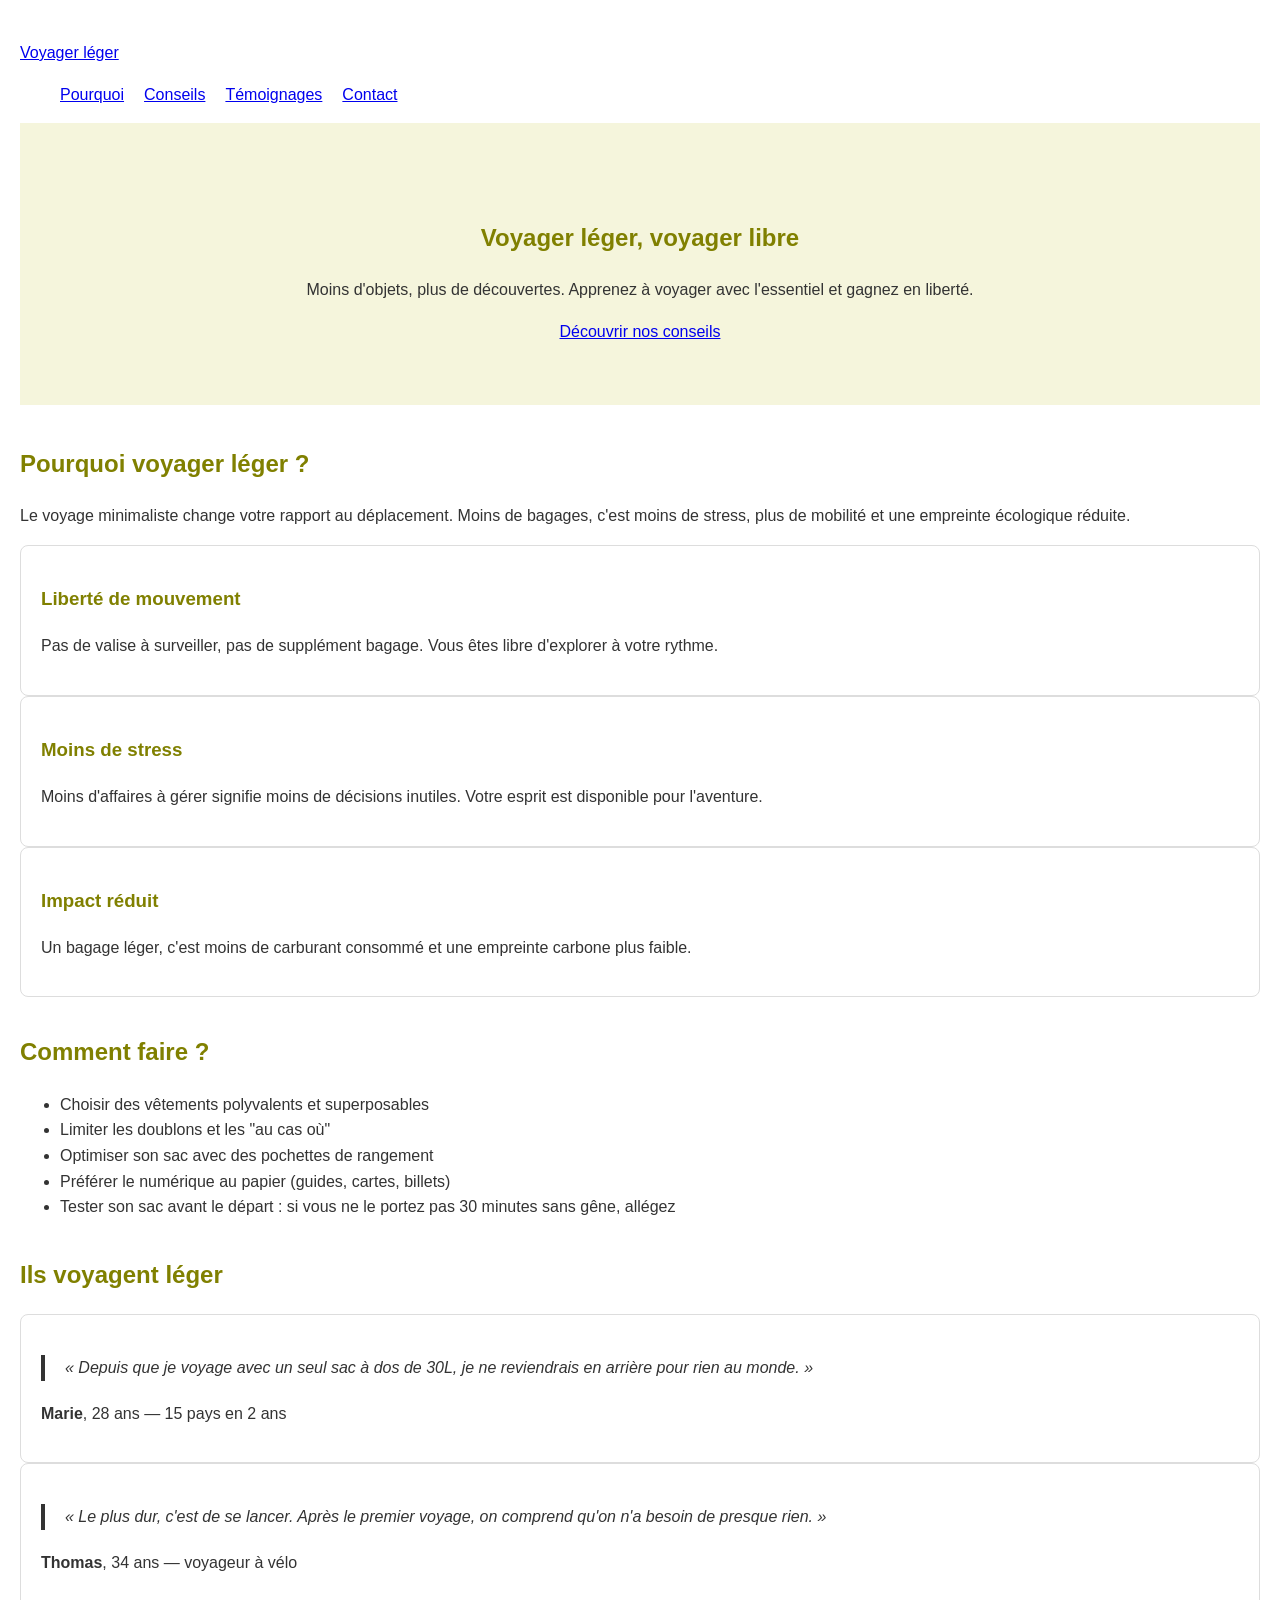
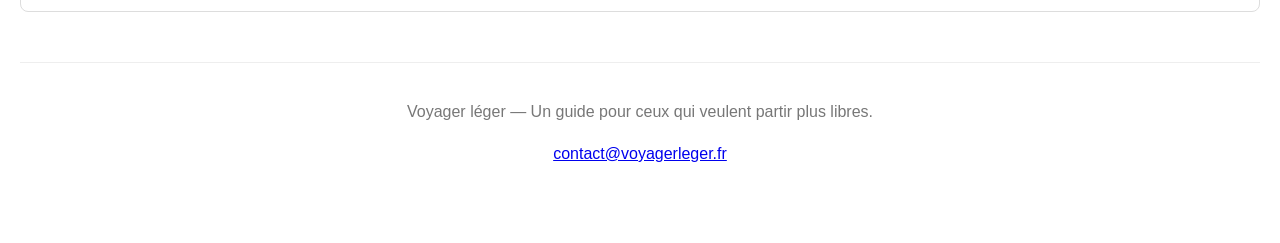
<file: TD2/INDEX.html>
<!DOCTYPE html>
<html lang="fr">
<head>
  <meta charset="UTF-8">
  <meta name="viewport" content="width=device-width, initial-scale=1.0">
  <title>Voyager léger — Guide du voyage minimaliste</title>
  <link rel="stylesheet" href="style.css">
</head>
<body>

  <header>
    <nav>
      <a href="#" class="logo">Voyager léger</a>
      <ul>
        <li><a href="#pourquoi">Pourquoi</a></li>
        <li><a href="#conseils">Conseils</a></li>
        <li><a href="#temoignages">Témoignages</a></li>
        <li><a href="#contact">Contact</a></li>
      </ul>
    </nav>
  </header>

  <main>

    <section class="hero">
      <h1>Voyager léger, voyager libre</h1>
      <p>Moins d'objets, plus de découvertes. Apprenez à voyager avec l'essentiel et gagnez en liberté.</p>
      <a href="#conseils">Découvrir nos conseils</a>
    </section>

    <section id="pourquoi">
      <h2>Pourquoi voyager léger ?</h2>
      <p>Le voyage minimaliste change votre rapport au déplacement. Moins de bagages, c'est moins de stress, plus de mobilité et une empreinte écologique réduite.</p>

      <article>
        <h3>Liberté de mouvement</h3>
        <p>Pas de valise à surveiller, pas de supplément bagage. Vous êtes libre d'explorer à votre rythme.</p>
      </article>

      <article>
        <h3>Moins de stress</h3>
        <p>Moins d'affaires à gérer signifie moins de décisions inutiles. Votre esprit est disponible pour l'aventure.</p>
      </article>

      <article>
        <h3>Impact réduit</h3>
        <p>Un bagage léger, c'est moins de carburant consommé et une empreinte carbone plus faible.</p>
      </article>
    </section>

    <section id="conseils">
      <h2>Comment faire ?</h2>
      <ul>
        <li>Choisir des vêtements polyvalents et superposables</li>
        <li>Limiter les doublons et les "au cas où"</li>
        <li>Optimiser son sac avec des pochettes de rangement</li>
        <li>Préférer le numérique au papier (guides, cartes, billets)</li>
        <li>Tester son sac avant le départ : si vous ne le portez pas 30 minutes sans gêne, allégez</li>
      </ul>
    </section>

    <section id="temoignages">
      <h2>Ils voyagent léger</h2>

      <article>
        <blockquote>
          <p>« Depuis que je voyage avec un seul sac à dos de 30L, je ne reviendrais en arrière pour rien au monde. »</p>
        </blockquote>
        <p><strong>Marie</strong>, 28 ans — 15 pays en 2 ans</p>
      </article>

      <article>
        <blockquote>
          <p>« Le plus dur, c'est de se lancer. Après le premier voyage, on comprend qu'on n'a besoin de presque rien. »</p>
        </blockquote>
        <p><strong>Thomas</strong>, 34 ans — voyageur à vélo</p>
      </article>
    </section>

  </main>

  <footer id="contact">
    <p>Voyager léger — Un guide pour ceux qui veulent partir plus libres.</p>
    <p><a href="mailto:contact@voyagerleger.fr">contact@voyagerleger.fr</a></p>
  </footer>

</body>
</html>
</file>
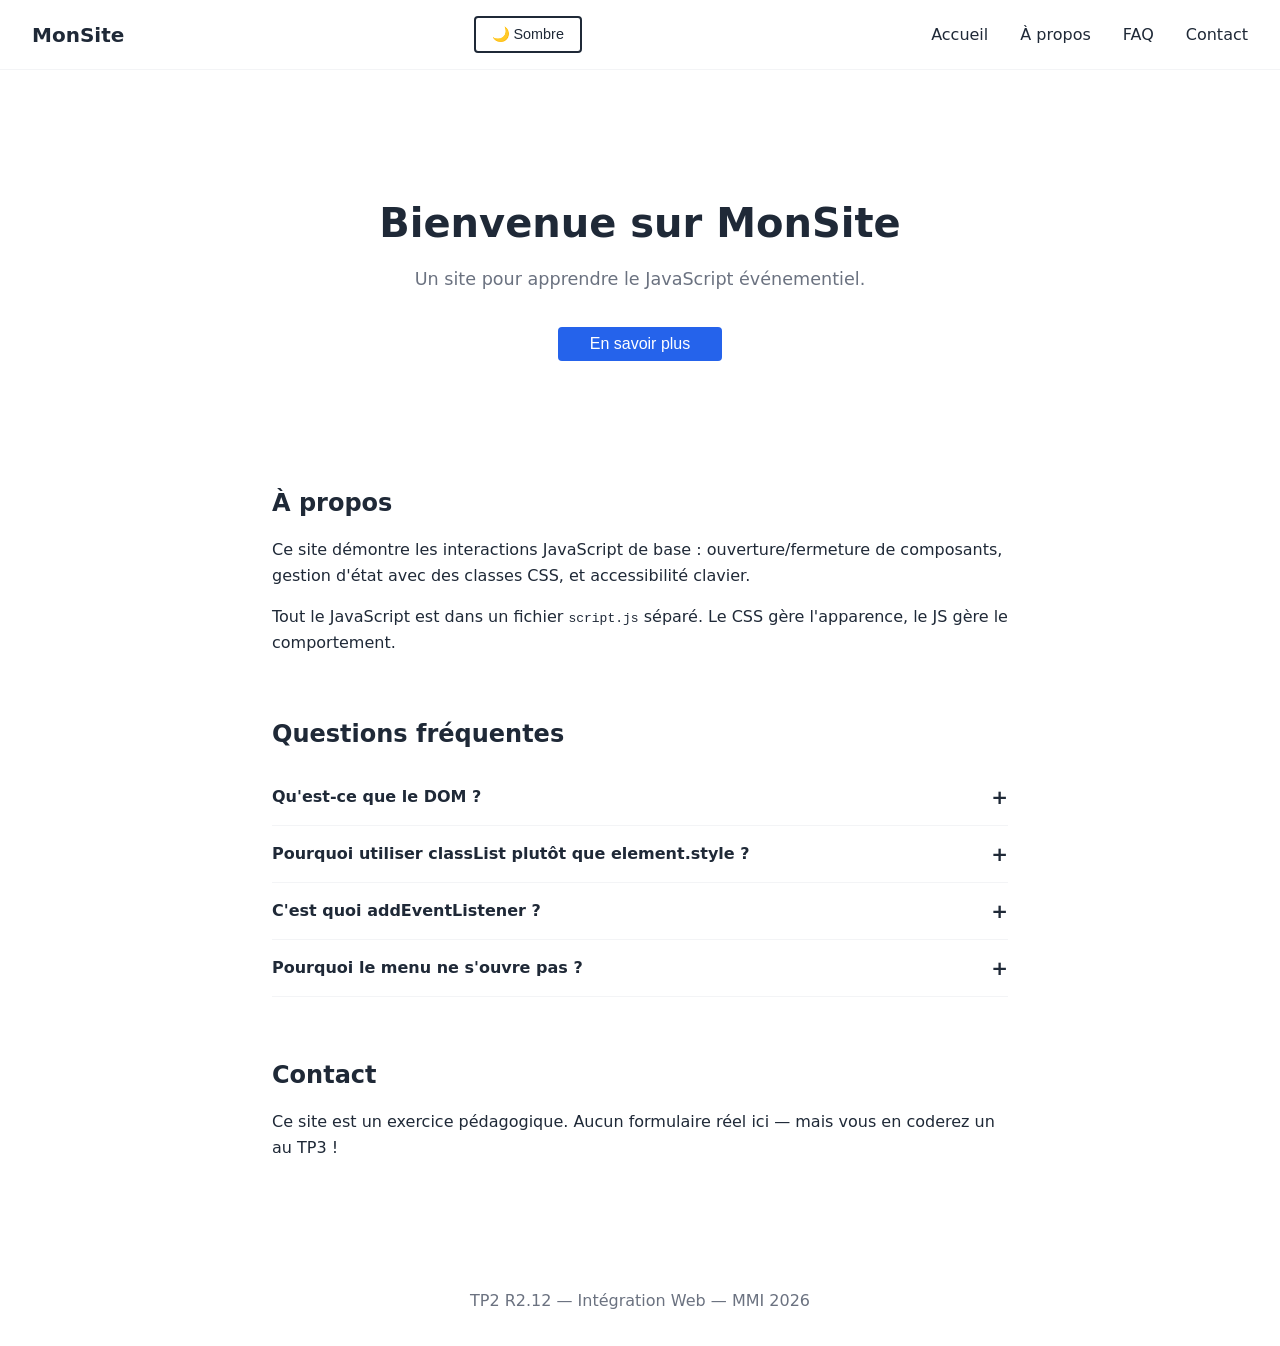
<file: TP2/index.html>
<!DOCTYPE html>
<html lang="fr">
<head>
  <meta charset="UTF-8">
  <meta name="viewport" content="width=device-width, initial-scale=1.0">
  <title>TP2 — JavaScript événementiel</title>
  <style>
    /* ================================
       VARIABLES
       ================================ */
    :root {
      --color-primary: #2563eb;
      --color-text: #1f2937;
      --color-text-light: #6b7280;
      --color-bg: #ffffff;
      --color-bg-alt: #f3f4f6;
      --color-overlay: rgba(0, 0, 0, 0.5);
      --font-base: system-ui, -apple-system, sans-serif;
      --space-sm: 0.5rem;
      --space-md: 1rem;
      --space-lg: 2rem;
      --space-xl: 4rem;
    }

    /* ================================
       THÈME SOMBRE (bonus)
       ================================ */
    .dark {
      --color-primary: #60a5fa;
      --color-text: #e5e7eb;
      --color-text-light: #9ca3af;
      --color-bg: #111827;
      --color-bg-alt: #1f2937;
      --color-overlay: rgba(0, 0, 0, 0.7);
    }

    /* ================================
       BASE
       ================================ */
    *, *::before, *::after {
      box-sizing: border-box;
    }

    body {
      font-family: var(--font-base);
      line-height: 1.6;
      color: var(--color-text);
      background-color: var(--color-bg);
      margin: 0;
      transition: background-color 0.3s, color 0.3s;
    }

    h1, h2, h3 { line-height: 1.2; }

    a {
      color: var(--color-primary);
      text-decoration: none;
    }

    a:hover { text-decoration: underline; }

    /* ================================
       HEADER + NAVIGATION
       ================================ */
    header {
      display: flex;
      justify-content: space-between;
      align-items: center;
      padding: var(--space-md) var(--space-lg);
      border-bottom: 1px solid var(--color-bg-alt);
    }

    .logo {
      font-weight: bold;
      font-size: 1.25rem;
      color: var(--color-text);
      text-decoration: none;
    }

    .header-right {
      display: flex;
      align-items: center;
      gap: var(--space-md);
    }

    /* Bouton menu burger */
    .menu-btn {
      display: none;
      background: none;
      border: 2px solid var(--color-text);
      border-radius: 0.25rem;
      color: var(--color-text);
      font-size: 1.25rem;
      padding: var(--space-sm);
      cursor: pointer;
      line-height: 1;
    }

    /* Bouton thème */
    #theme-toggle {
      background: none;
      border: 2px solid var(--color-text);
      border-radius: 0.25rem;
      color: var(--color-text);
      padding: var(--space-sm) var(--space-md);
      cursor: pointer;
      font-size: 0.9rem;
    }

    /* Navigation */
    .menu ul {
      display: flex;
      gap: var(--space-lg);
      list-style: none;
      padding: 0;
      margin: 0;
    }

    .menu a {
      color: var(--color-text);
      font-weight: 500;
    }

    /* Mobile : menu caché par défaut */
    @media (max-width: 640px) {
      .menu-btn {
        display: block;
      }

      .menu {
        display: none;
        position: absolute;
        top: 100%;
        left: 0;
        right: 0;
        background: var(--color-bg);
        border-bottom: 1px solid var(--color-bg-alt);
        padding: var(--space-md) var(--space-lg);
        z-index: 10;
      }

      .menu.is-open {
        display: block;
      }

      .menu ul {
        flex-direction: column;
        gap: var(--space-md);
      }

      header {
        position: relative;
      }
    }

    /* ================================
       MAIN
       ================================ */
    main {
      max-width: 800px;
      margin: 0 auto;
      padding: var(--space-lg);
    }

    section {
      margin-bottom: var(--space-xl);
    }

    /* ================================
       HERO
       ================================ */
    .hero {
      text-align: center;
      padding: var(--space-xl) 0;
    }

    .hero h1 {
      font-size: 2.5rem;
      margin-bottom: var(--space-sm);
    }

    .hero p {
      color: var(--color-text-light);
      font-size: 1.1rem;
    }

    /* ================================
       BOUTON MODALE
       ================================ */
    .modal-open {
      background-color: var(--color-primary);
      color: white;
      border: none;
      padding: var(--space-sm) var(--space-lg);
      border-radius: 0.25rem;
      font-size: 1rem;
      cursor: pointer;
      margin-top: var(--space-md);
    }

    .modal-open:hover {
      opacity: 0.9;
    }

    /* ================================
       MODALE
       ================================ */
    .modal {
      display: none;
      position: fixed;
      top: 0;
      left: 0;
      width: 100%;
      height: 100%;
      background: var(--color-overlay);
      z-index: 100;
      justify-content: center;
      align-items: center;
    }

    .modal.is-visible {
      display: flex;
    }

    .modal-content {
      background: var(--color-bg);
      border-radius: 0.5rem;
      padding: var(--space-lg);
      max-width: 500px;
      width: 90%;
      position: relative;
    }

    .modal-content h2 {
      margin-top: 0;
    }

    .modal-close {
      position: absolute;
      top: var(--space-md);
      right: var(--space-md);
      background: none;
      border: none;
      font-size: 1.5rem;
      cursor: pointer;
      color: var(--color-text);
      line-height: 1;
    }

    /* ================================
       ACCORDÉON FAQ
       ================================ */
    .faq-item {
      border-bottom: 1px solid var(--color-bg-alt);
    }

    .faq-question {
      width: 100%;
      background: none;
      border: none;
      text-align: left;
      padding: var(--space-md) 0;
      font-size: 1rem;
      font-weight: 600;
      color: var(--color-text);
      cursor: pointer;
      display: flex;
      justify-content: space-between;
      align-items: center;
      font-family: var(--font-base);
    }

    .faq-question::after {
      content: '+';
      font-size: 1.25rem;
      transition: transform 0.2s;
    }

    .faq-answer {
      display: none;
      padding: 0 0 var(--space-md) 0;
      color: var(--color-text-light);
    }

    .faq-answer.is-visible {
      display: block;
    }

    /* ================================
       FOCUS VISIBLE
       ================================ */
    :focus-visible {
      outline: 2px solid var(--color-primary);
      outline-offset: 2px;
    }
  </style>
</head>
<body>

  <!-- ================================
       HEADER + NAVIGATION
       ================================ -->
  <header>
    <a href="#" class="logo">MonSite</a>
    <div class="header-right">
      <button id="theme-toggle">🌙 Sombre</button>
     <button class="menu-btn" aria-expanded="false">Menu</button>
    </div>
    <nav class="menu">
      <ul>
        <li><a href="#accueil">Accueil</a></li>
        <li><a href="#apropos">À propos</a></li>
        <li><a href="#faq">FAQ</a></li>
        <li><a href="#contact">Contact</a></li>
      </ul>
    </nav>
  </header>

  <main>

    <!-- ================================
         HERO + BOUTON MODALE
         ================================ -->
    <section id="accueil" class="hero">
      <h1>Bienvenue sur MonSite</h1>
      <p>Un site pour apprendre le JavaScript événementiel.</p>
      <button class="modal-open">En savoir plus</button>
    </section>

    <!-- ================================
         MODALE
         ================================ -->
    <div class="modal" aria-hidden="true">
      <div class="modal-content">
        <button class="modal-close">✕</button>
        <h2>À propos de ce site</h2>
        <p>Ce site est un exercice du TP2 R2.12. Il sert de support pour apprendre à manipuler le DOM avec JavaScript.</p>
        <p>Vous allez coder le menu burger, cette modale, et l'accordéon FAQ en JavaScript pur.</p>
      </div>
    </div>

    <!-- ================================
         SECTION À PROPOS
         ================================ -->
    <section id="apropos">
      <h2>À propos</h2>
      <p>Ce site démontre les interactions JavaScript de base : ouverture/fermeture de composants, gestion d'état avec des classes CSS, et accessibilité clavier.</p>
      <p>Tout le JavaScript est dans un fichier <code>script.js</code> séparé. Le CSS gère l'apparence, le JS gère le comportement.</p>
    </section>

    <!-- ================================
         ACCORDÉON FAQ
         ================================ -->
    <section id="faq">
      <h2>Questions fréquentes</h2>

      <div class="faq-item">
        <button class="faq-question">Qu'est-ce que le DOM ?</button>
        <div class="faq-answer">
          <p>Le DOM (Document Object Model) est la représentation de la page Web en mémoire. JavaScript peut le lire et le modifier pour créer des interactions.</p>
        </div>
      </div>

      <div class="faq-item">
        <button class="faq-question">Pourquoi utiliser classList plutôt que element.style ?</button>
        <div class="faq-answer">
          <p>Parce que le JavaScript gère le comportement et le CSS gère l'apparence. En utilisant classList, on garde chaque responsabilité à sa place.</p>
        </div>
      </div>

      <div class="faq-item">
        <button class="faq-question">C'est quoi addEventListener ?</button>
        <div class="faq-answer">
          <p>C'est la méthode qui permet de dire au navigateur : "quand tel événement arrive sur cet élément, exécute ce code". C'est le cœur du JavaScript événementiel.</p>
        </div>
      </div>

      <div class="faq-item">
        <button class="faq-question">Pourquoi le menu ne s'ouvre pas ?</button>
        <div class="faq-answer">
          <p>Probablement parce que le fichier script.js n'est pas encore lié, ou parce que le JavaScript n'est pas encore écrit. C'est votre mission !</p>
        </div>
      </div>
    </section>

    <!-- ================================
         CONTACT
         ================================ -->
    <section id="contact">
      <h2>Contact</h2>
      <p>Ce site est un exercice pédagogique. Aucun formulaire réel ici — mais vous en coderez un au TP3 !</p>
    </section>

  </main>

  <footer>
    <p style="text-align: center; padding: 1rem; color: var(--color-text-light);">TP2 R2.12 — Intégration Web — MMI 2026</p>
  </footer>

  <!-- ================================
       JAVASCRIPT : à vous de jouer !
       Créez un fichier script.js et liez-le ici.
       ================================ -->
  <!-- <script src="script.js"></script> -->
 <script src="script.js"></script>
</body>
</html>
</file>
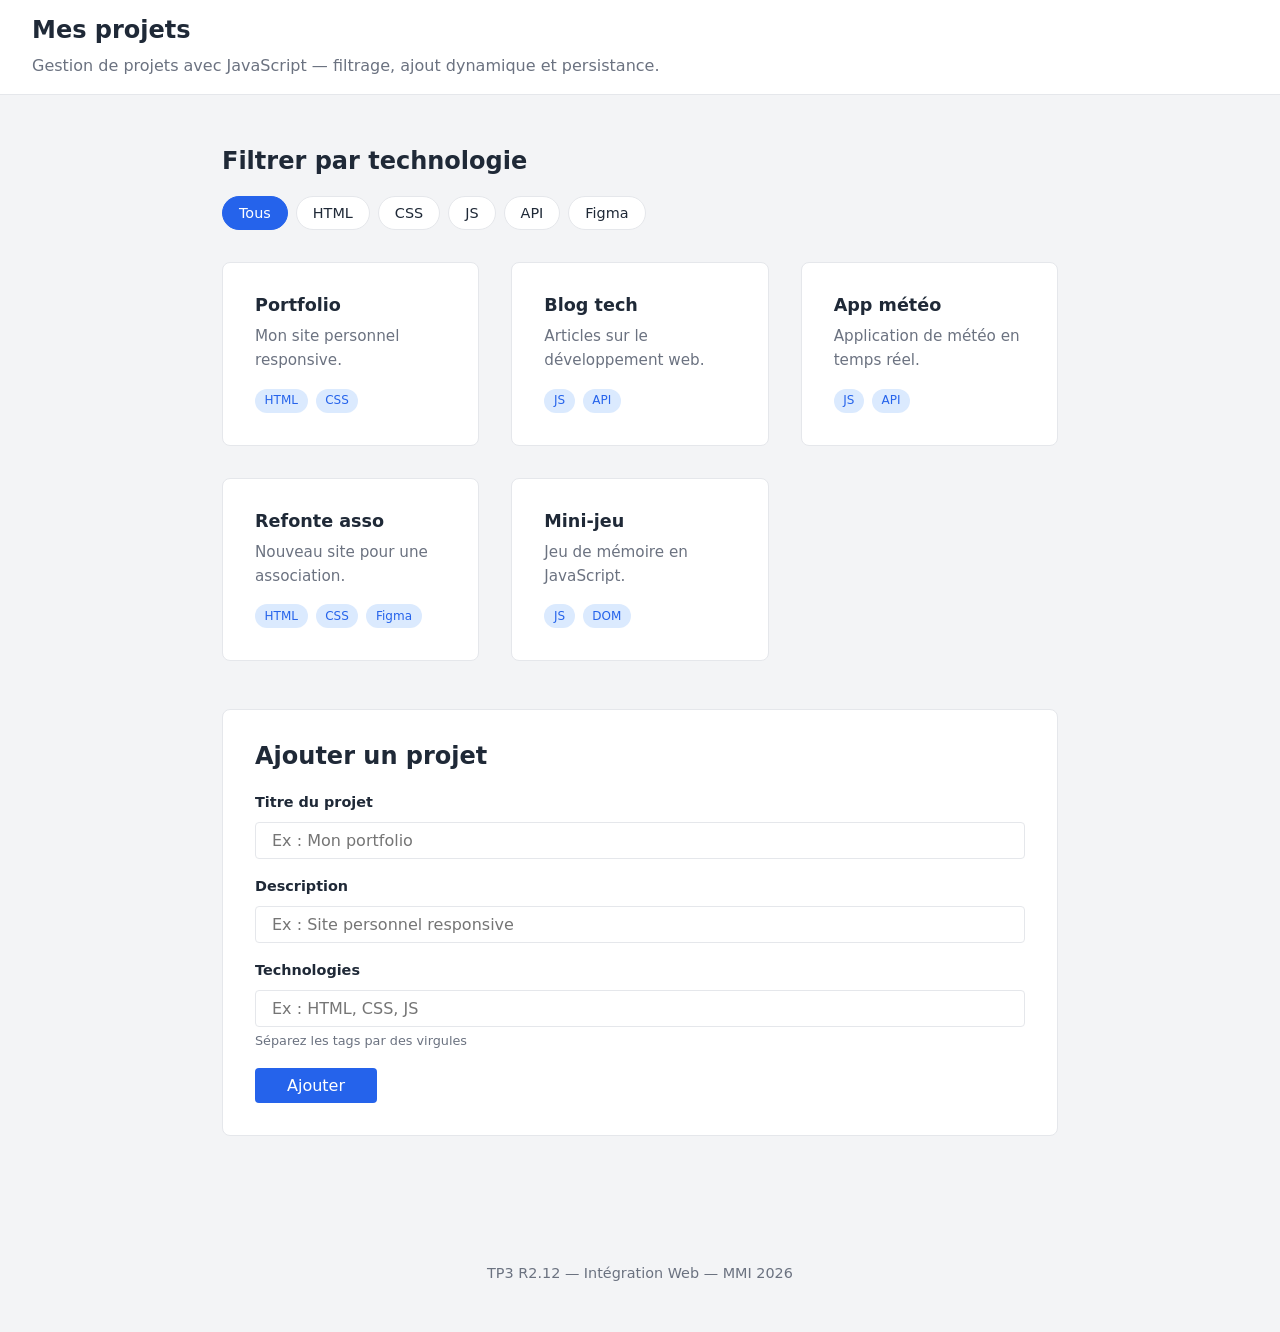
<file: tp3/index.html>
<!DOCTYPE html>
<html lang="fr">
<head>
  <meta charset="UTF-8">
  <meta name="viewport" content="width=device-width, initial-scale=1.0">
  <title>TP3 — JavaScript + données</title>
  <style>
    /* ================================
       VARIABLES
       ================================ */
    :root {
      --color-primary: #2563eb;
      --color-primary-light: #dbeafe;
      --color-text: #1f2937;
      --color-text-light: #6b7280;
      --color-bg: #ffffff;
      --color-bg-alt: #f3f4f6;
      --color-border: #e5e7eb;
      --color-error: #dc2626;
      --color-success: #059669;
      --font-base: system-ui, -apple-system, sans-serif;
      --space-sm: 0.5rem;
      --space-md: 1rem;
      --space-lg: 2rem;
      --space-xl: 3rem;
      --radius: 0.5rem;
    }

    /* ================================
       BASE
       ================================ */
    *, *::before, *::after {
      box-sizing: border-box;
    }

    body {
      font-family: var(--font-base);
      line-height: 1.6;
      color: var(--color-text);
      background-color: var(--color-bg-alt);
      margin: 0;
    }

    h1, h2, h3 { line-height: 1.2; }

    /* ================================
       LAYOUT
       ================================ */
    header {
      background: var(--color-bg);
      border-bottom: 1px solid var(--color-border);
      padding: var(--space-md) var(--space-lg);
    }

    header h1 {
      margin: 0;
      font-size: 1.5rem;
    }

    header p {
      margin: var(--space-sm) 0 0;
      color: var(--color-text-light);
    }

    main {
      max-width: 900px;
      margin: 0 auto;
      padding: var(--space-lg);
    }

    section {
      margin-bottom: var(--space-xl);
    }

    /* ================================
       FILTRES
       ================================ */
    .filtres {
      display: flex;
      flex-wrap: wrap;
      gap: var(--space-sm);
      margin-bottom: var(--space-lg);
    }

    .filtre {
      background: var(--color-bg);
      border: 1px solid var(--color-border);
      border-radius: 2rem;
      padding: var(--space-sm) var(--space-md);
      font-size: 0.9rem;
      cursor: pointer;
      color: var(--color-text);
      font-family: var(--font-base);
      transition: background-color 0.2s, border-color 0.2s;
    }

    .filtre:hover {
      border-color: var(--color-primary);
    }

    .filtre.active {
      background-color: var(--color-primary);
      color: white;
      border-color: var(--color-primary);
    }

    /* ================================
       GRILLE DE PROJETS
       ================================ */
    #projets-liste {
      display: grid;
      grid-template-columns: repeat(auto-fit, minmax(250px, 1fr));
      gap: var(--space-lg);
      min-height: 100px;
    }

    /* Style des cartes (générées en JS) */
    .carte {
      background: var(--color-bg);
      border: 1px solid var(--color-border);
      border-radius: var(--radius);
      padding: var(--space-lg);
      transition: transform 0.2s, box-shadow 0.2s;
    }

    .carte:hover {
      transform: translateY(-2px);
      box-shadow: 0 4px 12px rgba(0, 0, 0, 0.08);
    }

    .carte h3 {
      margin: 0 0 var(--space-sm);
      font-size: 1.1rem;
    }

    .carte p {
      margin: 0 0 var(--space-md);
      color: var(--color-text-light);
      font-size: 0.95rem;
    }

    .tags {
      display: flex;
      flex-wrap: wrap;
      gap: var(--space-sm);
    }

    .tag {
      display: inline-block;
      font-size: 0.75rem;
      background: var(--color-primary-light);
      color: var(--color-primary);
      padding: 0.15rem 0.6rem;
      border-radius: 1rem;
      font-weight: 500;
    }

    /* ================================
       MESSAGES D'ÉTAT
       ================================ */
    .loading {
      text-align: center;
      color: var(--color-text-light);
      padding: var(--space-xl);
      grid-column: 1 / -1;
    }

    .error {
      text-align: center;
      color: var(--color-error);
      padding: var(--space-xl);
      grid-column: 1 / -1;
    }

    .vide {
      text-align: center;
      color: var(--color-text-light);
      padding: var(--space-xl);
      grid-column: 1 / -1;
    }

    /* ================================
       FORMULAIRE D'AJOUT
       ================================ */
    #form-ajout {
      background: var(--color-bg);
      border: 1px solid var(--color-border);
      border-radius: var(--radius);
      padding: var(--space-lg);
    }

    #form-ajout h2 {
      margin-top: 0;
    }

    .form-group {
      margin-bottom: var(--space-md);
    }

    .form-group label {
      display: block;
      font-weight: 600;
      margin-bottom: var(--space-sm);
      font-size: 0.9rem;
    }

    .form-group input {
      width: 100%;
      padding: var(--space-sm) var(--space-md);
      border: 1px solid var(--color-border);
      border-radius: 0.25rem;
      font-size: 1rem;
      font-family: var(--font-base);
      color: var(--color-text);
      background: var(--color-bg);
    }

    .form-group input:focus {
      outline: 2px solid var(--color-primary);
      outline-offset: 1px;
      border-color: var(--color-primary);
    }

    .form-group small {
      display: block;
      margin-top: 0.25rem;
      color: var(--color-text-light);
      font-size: 0.8rem;
    }

    #form-ajout button[type="submit"] {
      background-color: var(--color-primary);
      color: white;
      border: none;
      padding: var(--space-sm) var(--space-lg);
      border-radius: 0.25rem;
      font-size: 1rem;
      cursor: pointer;
      font-family: var(--font-base);
    }

    #form-ajout button[type="submit"]:hover {
      opacity: 0.9;
    }

    /* ================================
       COMPTEUR
       ================================ */
    .compteur {
      text-align: right;
      color: var(--color-text-light);
      font-size: 0.9rem;
      margin-bottom: var(--space-sm);
    }

    /* ================================
       FOOTER
       ================================ */
    footer {
      text-align: center;
      padding: var(--space-lg);
      color: var(--color-text-light);
      font-size: 0.9rem;
    }

    /* ================================
       FOCUS VISIBLE
       ================================ */
    :focus-visible {
      outline: 2px solid var(--color-primary);
      outline-offset: 2px;
    }

    /* ================================
       RESPONSIVE
       ================================ */
    @media (max-width: 600px) {
      main {
        padding: var(--space-md);
      }

      #projets-liste {
        grid-template-columns: 1fr;
      }
    }
  </style>
</head>
<body>

  <!-- ================================
       HEADER
       ================================ -->
  <header>
    <h1>Mes projets</h1>
    <p>Gestion de projets avec JavaScript — filtrage, ajout dynamique et persistance.</p>
  </header>

  <main>

    <!-- ================================
         FILTRES
         ================================ -->
    <section>
      <h2>Filtrer par technologie</h2>
      <div class="filtres">
        <button class="filtre active" data-tag="tous">Tous</button>
        <button class="filtre" data-tag="HTML">HTML</button>
        <button class="filtre" data-tag="CSS">CSS</button>
        <button class="filtre" data-tag="JS">JS</button>
        <button class="filtre" data-tag="API">API</button>
        <button class="filtre" data-tag="Figma">Figma</button>
      </div>

      <!-- Compteur de résultats -->
      <p class="compteur" aria-live="polite"></p>

      <!-- Conteneur des cartes (généré en JS) -->
      <div id="projets-liste">
        <p class="vide">Chargement des projets...</p>
      </div>
    </section>

    <!-- ================================
         FORMULAIRE D'AJOUT
         ================================ -->
    <section>
      <form id="form-ajout">
        <h2>Ajouter un projet</h2>

        <div class="form-group">
          <label for="input-titre">Titre du projet</label>
          <input type="text" id="input-titre" placeholder="Ex : Mon portfolio" required>
        </div>

        <div class="form-group">
          <label for="input-desc">Description</label>
          <input type="text" id="input-desc" placeholder="Ex : Site personnel responsive" required>
        </div>

        <div class="form-group">
          <label for="input-tags">Technologies</label>
          <input type="text" id="input-tags" placeholder="Ex : HTML, CSS, JS">
          <small>Séparez les tags par des virgules</small>
        </div>

        <button type="submit">Ajouter</button>
      </form>
    </section>

  </main>

  <footer>
    <p>TP3 R2.12 — Intégration Web — MMI 2026</p>
  </footer>

      <script src="script.js"></script>

</body>
</html>
</file>
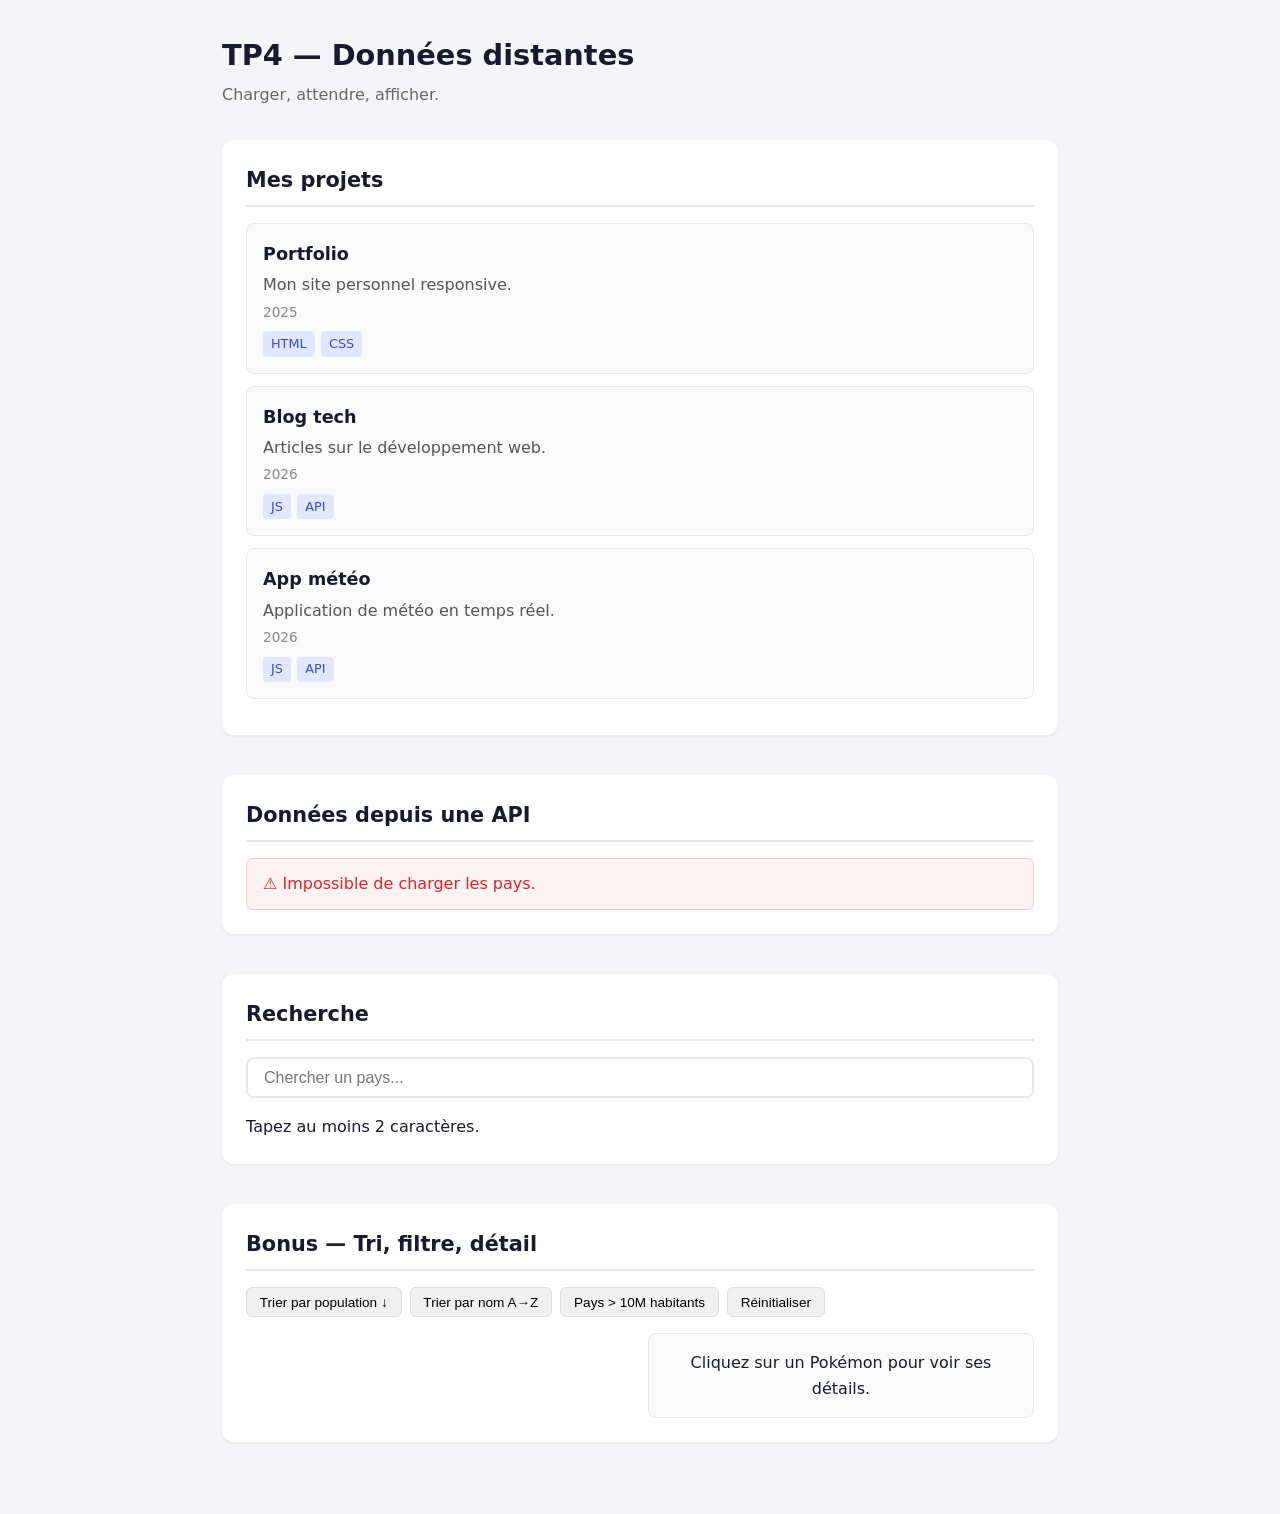
<file: TP4/index.html>
<!DOCTYPE html>
<html lang="fr">
<head>
  <meta charset="UTF-8">
  <meta name="viewport" content="width=device-width, initial-scale=1.0">
  <title>TP4 — Fetch & API</title>
  <link rel="stylesheet" href="style.css">
</head>
<body>

  <header>
    <h1>TP4 — Données distantes</h1>
    <p>Charger, attendre, afficher.</p>
  </header>

  <main>

    <!-- ============================================
         TEMPS 1 — JSON local
         Exercices 1.1 à 1.3
         ============================================ -->
    <section id="section-projets">
      <h2>Mes projets</h2>
      <div id="projets-liste" aria-live="polite">
        <p>Les projets s'afficheront ici.</p>
      </div>
    </section>

    <!-- ============================================
         TEMPS 2 — API distante
         Exercices 2.1 à 2.3
         ============================================ -->
    <section id="section-api">
      <h2>Données depuis une API</h2>
      <div id="api-liste" aria-live="polite">
        <p>Les données de l'API s'afficheront ici.</p>
      </div>
    </section>

    <!-- ============================================
         TEMPS 3 — Recherche + API
         Exercices 3.1 et 3.2
         ============================================ -->
    <section id="section-recherche">
      <h2>Recherche</h2>
      <input type="search" id="recherche" placeholder="Chercher un pays...">
      <div id="recherche-resultats" aria-live="polite">
        <p>Tapez au moins 2 caractères.</p>
      </div>
    </section>

    <!-- ============================================
         TEMPS 4 — Aller plus loin (bonus)
         Exercices 4.1 à 4.3
         ============================================ -->
    <section id="section-bonus">
      <h2>Bonus — Tri, filtre, détail</h2>

      <!-- 4.1 — Contrôles de tri/filtre -->
      <div id="controles">
        <button id="tri-pop">Trier par population ↓</button>
        <button id="tri-nom">Trier par nom A→Z</button>
        <button id="filtre-grand">Pays > 10M habitants</button>
        <button id="reinitialiser">Réinitialiser</button>
      </div>

      <!-- 4.2 — Liste + Détail Pokémon -->
      <div id="pokemon">
        <div id="liste-pokemon"></div>
        <div id="detail-pokemon">
          <p>Cliquez sur un Pokémon pour voir ses détails.</p>
        </div>
      </div>
    </section>

  </main>

  <script src="script.js"></script>
</body>
</html>
</file>
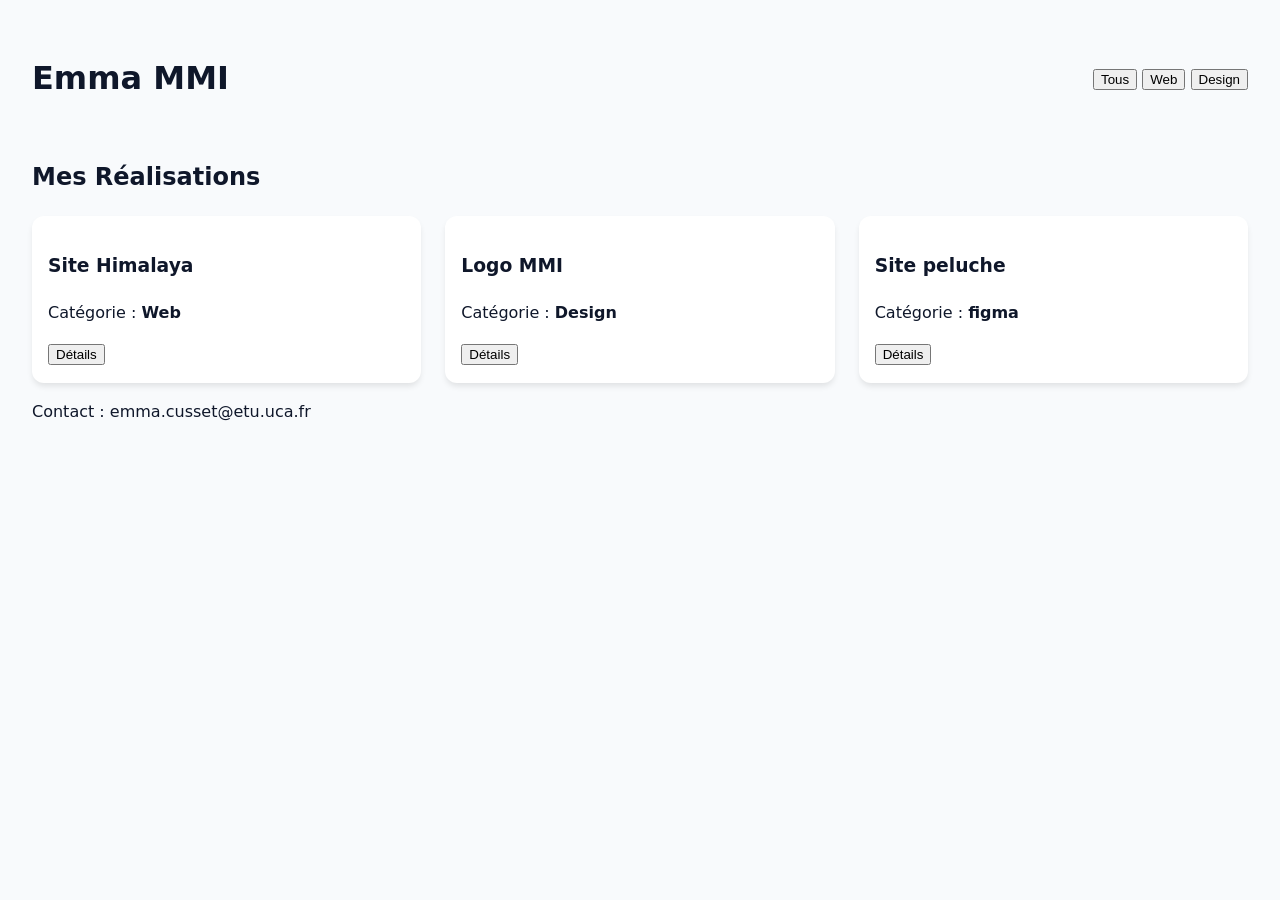
<file: tp5/index.html>
<!DOCTYPE html>
<html lang="fr">
<head>
  <meta charset="UTF-8">
  <meta name="viewport" content="width=device-width, initial-scale=1.0">
  <title>Mon Portfolio </title>
  <link rel="stylesheet" href="style.css">
</head>
<body>
  <header>
    <h1>Emma MMI</h1> <nav>
      <button class="filter-btn" data-tag="all">Tous</button>
      <button class="filter-btn" data-tag="Web">Web</button>
      <button class="filter-btn" data-tag="Design">Design</button>
    </nav>
  </header>

  <main>
    <section id="projets-section">
      <h2>Mes Réalisations</h2>
      <div class="projets-grille" id="port-grille">
        </div>
    </section>
  </main>

  <footer>
    <p>Contact : emma.cusset@etu.uca.fr</p>
  </footer>

  <div id="modal" class="modal" aria-hidden="true" role="dialog">
    <div class="modal-content">
      <button id="close-modal">×</button>
      <div id="modal-details"></div>
    </div>
  </div>

  <script src="script.js"></script>
</body>
</html>
</file>
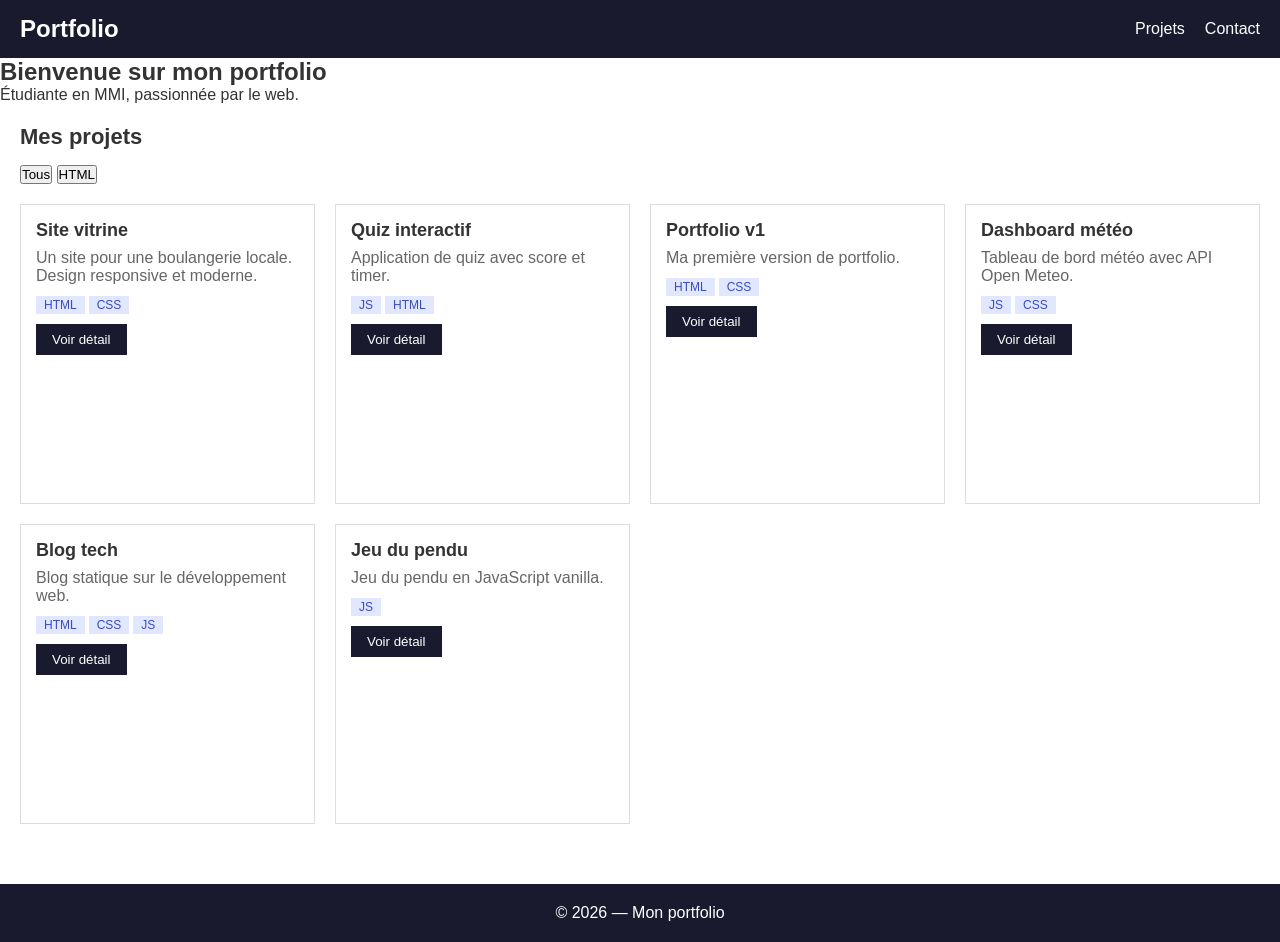
<file: tp5/Mon super site.html>
<!DOCTYPE html>
<!-- saved from url=(0087)https://moodle2025.uca.fr/pluginfile.php/709572/mod_resource/content/1/page-cassee.html -->
<html><head><meta http-equiv="Content-Type" content="text/html; charset=UTF-8">
  
  <title>Mon super site</title>
  <style>
    

    * { margin: 0; padding: 0; box-sizing: border-box; }
:root {
  --primary: #1a1a2e;
  --accent: #3b4cc0;
  --bg-light: #e8e8e8;
  --white: #ffffff;
  --radius: 8px;
  --transition: all 0.3s ease;
}
    body {
      font-family: Arial;
      color: #333;
    }

    .header {
      background: #1a1a2e;
      color: white;
      padding: 15px 20px;
      display: flex;
      justify-content: space-between;
      align-items: center;
    }

    .header .titre {
      font-size: 24px;
      font-weight: bold;
    }

    .header .nav ul {
      display: flex;
      list-style: none;
      gap: 20px;
    }

    .header .nav ul li a {
      color: white;
      text-decoration: none;
    }

    #main .content div.intro {
      padding: 40px 20px;
      text-align: center;
      background: #e8e8e8;
    }

    #main .content div.intro div.intro-titre {
      font-size: 32px;
      font-weight: bold;
      margin-bottom: 10px;
    }

    .projets-section {
      padding: 20px;
    }

    .projets-section .section-titre {
      font-size: 22px;
      font-weight: bold;
      margin-bottom: 15px;
    }

    .filtres-container {
      margin-bottom: 15px;
    }

    .filtres-container span {
      display: inline-block;
      padding: 5px 12px;
      margin-right: 8px;
      background: #ddd;
      cursor: pointer;
    }

    .filtres-container span.actif {
      background: #1a1a2e !important;
      color: white !important;
    }

    .grille-projets {
  display: grid;

  grid-template-columns: repeat(auto-fit, minmax(280px, 1fr));
  gap: 20px;
  margin-top: 20px;
}
    .grille-projets .carte-projet {
      
      height: 300px;
      border: 1px solid #ddd;
      padding: 15px;
      background: white;
    }

    .grille-projets .carte-projet .carte-titre {
      font-size: 18px;
      font-weight: bold;
      margin-bottom: 8px;
    }

    .grille-projets .carte-projet .carte-description {
      color: #666;
      margin-bottom: 10px;
    }

    .grille-projets .carte-projet .carte-tags span {
      display: inline-block;
      padding: 2px 8px;
      background: #e0e7ff;
      color: #3b4cc0;
      font-size: 12px;
      margin-right: 4px;
    }

    .grille-projets .carte-projet .carte-bouton {
      display: inline-block;
      margin-top: 10px;
      padding: 8px 16px;
      background: #1a1a2e;
      color: white;
      border: none;
      cursor: pointer;
    }

    .modale-overlay {
      display: none;
      position: fixed;
      top: 0; left: 0; right: 0; bottom: 0;
      background: rgba(0,0,0,0.6);
      z-index: 100;
    }

    .modale-overlay .modale-contenu {
      position: absolute;
      top: 50%; left: 50%;
      transform: translate(-50%, -50%);
      background: white;
      padding: 30px;
      width: 500px;
      max-height: 80vh;
      overflow-y: auto;
    }

    .modale-overlay .modale-contenu .modale-fermer {
      position: absolute;
      top: 10px; right: 15px;
      font-size: 24px;
      cursor: pointer;
      background: none;
      border: none;
    }

    .footer {
      background: #1a1a2e;
      color: white;
      text-align: center;
      padding: 20px;
      margin-top: 40px;
    }
  </style>
</head>
<body>

  <!-- PROBLÈME : pas de balises sémantiques, tout est en div -->
   <header class="header">
   <h1 class="titre">Portfolio</h1>
    <nav class="nav">
      <ul>
        <li><a href="https://moodle2025.uca.fr/pluginfile.php/709572/mod_resource/content/1/page-cassee.html#projets">Projets</a></li>
        <li><a href="https://moodle2025.uca.fr/pluginfile.php/709572/mod_resource/content/1/page-cassee.html#contact">Contact</a></li>
      </ul>
    </nav></header>

    <main id="main">
    <div class="content">

   <section class="intro"></section>
        <h2 class="intro-titre">Bienvenue sur mon portfolio</h2>
        <div class="intro-description">Étudiante en MMI, passionnée par le web.</div>
    </section>
    <section class="projets-section" id="projets">
        <h2 class="section-titre">Mes projets</h2>

        <div class="filtres-container">
          <button class="filtre actif" data-tag="tous">Tous</button>
          <button class="filtre" data-tag="HTML">HTML</button>
        </div>

        <div class="grille-projets" id="grille"><div class="carte-projet"><div class="carte-titre">Site vitrine</div><div class="carte-description">Un site pour une boulangerie locale. Design responsive et moderne.</div><div class="carte-tags"><span>HTML</span><span>CSS</span></div><button class="carte-bouton" onclick="ouvrirModale(1)">Voir détail</button></div><div class="carte-projet"><div class="carte-titre">Quiz interactif</div><div class="carte-description">Application de quiz avec score et timer.</div><div class="carte-tags"><span>JS</span><span>HTML</span></div><button class="carte-bouton" onclick="ouvrirModale(2)">Voir détail</button></div><div class="carte-projet"><div class="carte-titre">Portfolio v1</div><div class="carte-description">Ma première version de portfolio.</div><div class="carte-tags"><span>HTML</span><span>CSS</span></div><button class="carte-bouton" onclick="ouvrirModale(3)">Voir détail</button></div><div class="carte-projet"><div class="carte-titre">Dashboard météo</div><div class="carte-description">Tableau de bord météo avec API Open Meteo.</div><div class="carte-tags"><span>JS</span><span>CSS</span></div><button class="carte-bouton" onclick="ouvrirModale(4)">Voir détail</button></div><div class="carte-projet"><div class="carte-titre">Blog tech</div><div class="carte-description">Blog statique sur le développement web.</div><div class="carte-tags"><span>HTML</span><span>CSS</span><span>JS</span></div><button class="carte-bouton" onclick="ouvrirModale(5)">Voir détail</button></div><div class="carte-projet"><div class="carte-titre">Jeu du pendu</div><div class="carte-description">Jeu du pendu en JavaScript vanilla.</div><div class="carte-tags"><span>JS</span></div><button class="carte-bouton" onclick="ouvrirModale(6)">Voir détail</button></div></div>
    </section></div></main>

  <!-- Modale -->
  <div class="modale-overlay" id="modale" role="dialog" aria-hidden="true">
  <div class="modale-contenu">
    <button class="modale-fermer" onclick="fermerModale()" aria-label="Fermer la fenêtre">×</button>
    <div id="modale-body"></div>
  </div>
</div>

<footer class="footer">
    <p>© 2026 — Mon portfolio</p>
  </footer>

  <script>
 
  </script>



</body></html>
</file>
<file: TD2/style.css>
/* style.css */

body {
  
  font-family: sans-serif;
  line-height: 1.6;
  color: #333;
  
  
  margin: 40px auto;
  padding: 0 20px;
}

h1, h2 {
  color: #000;
  margin-top: 1.5em;
}

nav ul {
  display: flex;
  gap: 20px;
  list-style: none;
}

.grid-container {
  display: flex;
  flex-wrap: wrap;
  gap: 20px;
}
.hero {
  background: #f4f4f4;
  text-align: center;
  padding: 60px 20px;
  margin-bottom: 40px;
}


article {
  background: white;
  padding: 20px;
  border: 1px solid #ddd;
  border-radius: 8px;
}


blockquote {
  border-left: 4px solid #333;
  margin: 20px 0;
  padding-left: 20px;
  font-style: italic; 
}


footer {
  text-align: center;
  margin-top: 50px;
  padding: 20px;
  border-top: 1px solid #eee;
  color: #777;
}


h1, h2, h3 {
  color: #808000; 
}
 {
  border-left: 4px solid #808000; 
}

nav a:hover {
  color: #556b2f; 
}

.hero {
  background: #f5f5dc; 
}
</file>
<file: TP4/style.css>
/* ===========================
   TP4 — Styles de départ
   =========================== */

* {
  margin: 0;
  padding: 0;
  box-sizing: border-box;
}

body {
  font-family: system-ui, -apple-system, sans-serif;
  line-height: 1.6;
  color: #1a1a2e;
  background-color: #f5f5f7;
  padding: 2rem;
  max-width: 900px;
  margin: 0 auto;
}

/* --- En-tête --- */

header {
  margin-bottom: 2rem;
}

header h1 {
  font-size: 1.8rem;
  margin-bottom: 0.25rem;
}

header p {
  color: #666;
}

/* --- Sections --- */

section {
  margin-bottom: 2.5rem;
  padding: 1.5rem;
  background: white;
  border-radius: 12px;
  box-shadow: 0 1px 3px rgba(0, 0, 0, 0.08);
}

section h2 {
  font-size: 1.3rem;
  margin-bottom: 1rem;
  padding-bottom: 0.5rem;
  border-bottom: 2px solid #e8e8e8;
}

/* --- Cartes --- */

.carte {
  padding: 1rem;
  margin-bottom: 0.75rem;
  background: #fafafa;
  border: 1px solid #e8e8e8;
  border-radius: 8px;
}

.carte h3 {
  font-size: 1.1rem;
  margin-bottom: 0.25rem;
}

.carte p {
  color: #555;
  margin-bottom: 0.25rem;
}

.carte .annee {
  font-size: 0.85rem;
  color: #888;
}

/* --- Tags --- */

.tags {
  display: flex;
  gap: 0.4rem;
  flex-wrap: wrap;
  margin-top: 0.5rem;
}

.tag {
  display: inline-block;
  padding: 0.15rem 0.5rem;
  background: #e0e7ff;
  color: #3b4cc0;
  border-radius: 4px;
  font-size: 0.8rem;
  font-weight: 500;
}

/* --- États : chargement, erreur --- */

.loading {
  color: #666;
  font-style: italic;
  padding: 1rem 0;
}

.loading::before {
  content: '⏳ ';
}

.error {
  color: #dc2626;
  background: #fef2f2;
  padding: 0.75rem 1rem;
  border-radius: 6px;
  border: 1px solid #fecaca;
}

.error::before {
  content: '⚠️ ';
}

/* --- Champ de recherche --- */

input[type="search"] {
  width: 100%;
  padding: 0.6rem 1rem;
  font-size: 1rem;
  border: 2px solid #e8e8e8;
  border-radius: 8px;
  margin-bottom: 1rem;
  outline: none;
  transition: border-color 0.2s;
}

input[type="search"]:focus {
  border-color: #3b4cc0;
}

/* --- Boutons de contrôle (bonus) --- */

#controles {
  display: flex;
  gap: 0.5rem;
  flex-wrap: wrap;
  margin-bottom: 1rem;
}

#controles button {
  padding: 0.4rem 0.8rem;
  font-size: 0.85rem;
  background: #f0f0f0;
  border: 1px solid #ddd;
  border-radius: 6px;
  cursor: pointer;
  transition: background-color 0.2s;
}

#controles button:hover {
  background: #e0e7ff;
}

/* --- Pokémon liste + détail (bonus) --- */

#pokemon {
  display: grid;
  grid-template-columns: 1fr 1fr;
  gap: 1rem;
  margin-top: 1rem;
}

#liste-pokemon {
  display: flex;
  flex-direction: column;
  gap: 0.3rem;
  max-height: 400px;
  overflow-y: auto;
}

#liste-pokemon button {
  text-align: left;
  padding: 0.4rem 0.6rem;
  background: #fafafa;
  border: 1px solid #e8e8e8;
  border-radius: 4px;
  cursor: pointer;
  text-transform: capitalize;
  transition: background-color 0.2s;
}

#liste-pokemon button:hover {
  background: #e0e7ff;
}

#detail-pokemon {
  padding: 1rem;
  background: #fafafa;
  border: 1px solid #e8e8e8;
  border-radius: 8px;
  text-align: center;
}

#detail-pokemon h2 {
  text-transform: capitalize;
  border: none;
  padding: 0;
}

#detail-pokemon img {
  width: 120px;
  height: 120px;
  image-rendering: pixelated;
}
</file>
<file: tp5/style.css>
:root {
  --primary: #6366f1; /* Une couleur un peu sympa */
  --bg: #f8fafc;
  --text: #0f172a;
  --spacing: 1.5rem;
  --radius: 12px;
}

body {
  font-family: system-ui, sans-serif;
  line-height: 1.6;
  background-color: var(--bg);
  color: var(--text);
  padding: var(--spacing);
}

header {
  display: flex;
  justify-content: space-between;
  align-items: center;
  margin-bottom: 2rem;
}

/* LA GRILLE MAGIQUE */
.projets-grille {
  display: grid;
  grid-template-columns: repeat(auto-fit, minmax(280px, 1fr));
  gap: var(--spacing);
}

.card {
  background: white;
  padding: 1rem;
  border-radius: var(--radius);
  box-shadow: 0 4px 6px -1px rgba(0, 0, 0, 0.1);
  transition: transform 0.2s ease;
}

.card:hover, .card:focus {
  transform: translateY(-5px);
  outline: 3px solid var(--primary);
}

/* Modale cachée par défaut */
.modal[aria-hidden="true"] { display: none; }
.modal {
  position: fixed;
  inset: 0;
  background: rgba(0,0,0,0.5);
  display: flex;
  align-items: center;
  justify-content: center;
}
.modal-content { background: white; padding: 2rem; border-radius: var(--radius); position: relative; }
</file>
